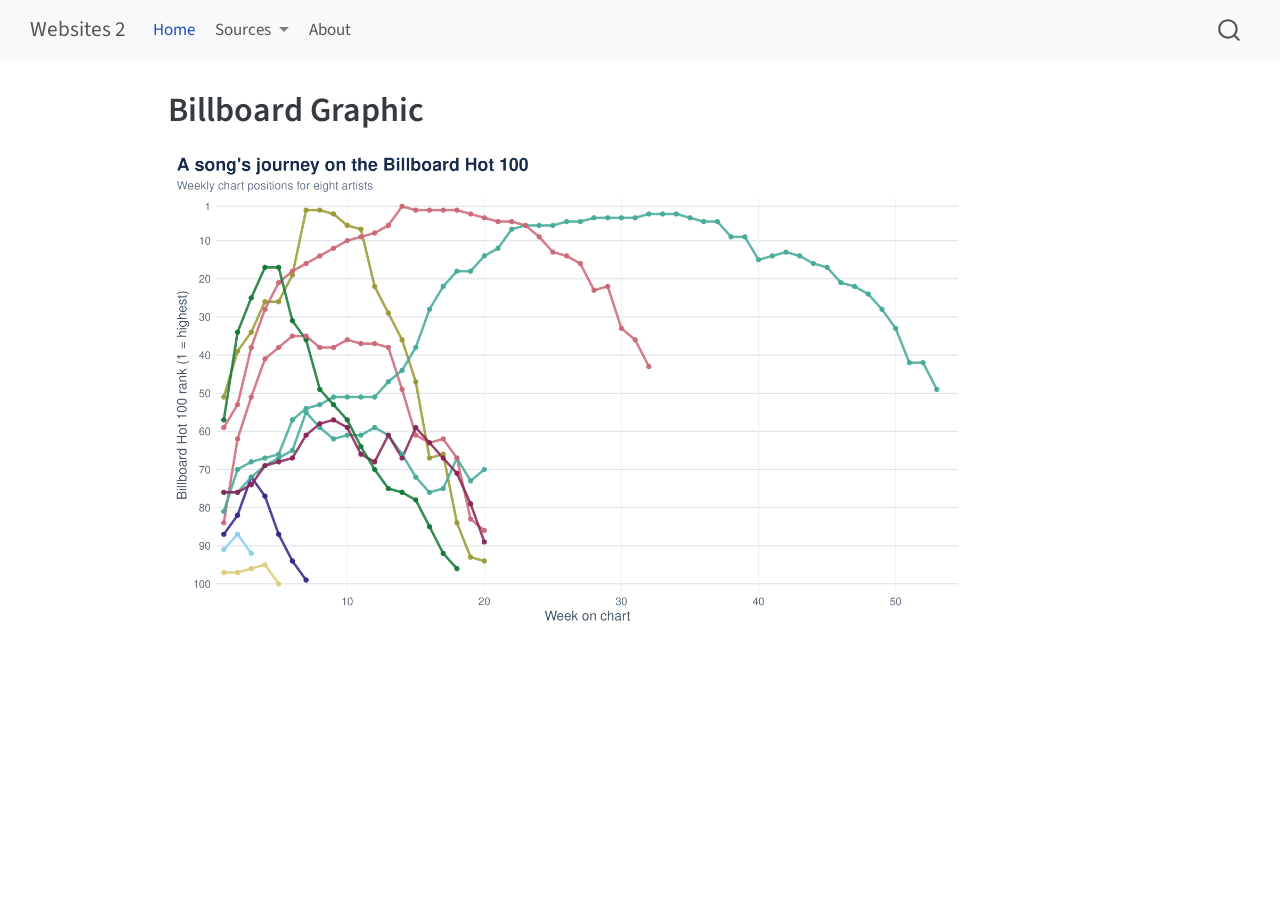
<file: index.html>
<!DOCTYPE html>
<html xmlns="http://www.w3.org/1999/xhtml" lang="en" xml:lang="en"><head>

<meta charset="utf-8">
<meta name="generator" content="quarto-1.10.19">

<meta name="viewport" content="width=device-width, initial-scale=1.0, user-scalable=yes">


<title>Billboard Graphic – Websites 2</title>
<style>
/* Default styles provided by pandoc.
** See https://pandoc.org/MANUAL.html#variables-for-html for config info.
*/
span.smallcaps{font-variant: small-caps;}
div.columns{display: flex; gap: 1.5em;}
div.column{flex: auto;}
@media screen {
div.columns{gap: min(4vw, 1.5em);}
div.column{overflow-x: auto;}
}
div.hanging-indent{margin-left: 1.5em; text-indent: -1.5em;}
ul.task-list{list-style: none;}
ul.task-list li input[type="checkbox"] {
  width: 0.8em;
  margin: 0 0.8em 0.2em -1em; /* quarto-specific, see https://github.com/quarto-dev/quarto-cli/issues/4556 */ 
  vertical-align: middle;
}
</style>


<script src="site_libs/quarto-nav/quarto-nav.js"></script>
<script src="site_libs/quarto-nav/headroom.min.js"></script>
<script src="site_libs/clipboard/clipboard.min.js"></script>
<script src="site_libs/quarto-search/autocomplete.umd.js"></script>
<script src="site_libs/quarto-search/fuse.min.js"></script>
<script src="site_libs/quarto-search/quarto-search.js"></script>
<meta name="quarto:offset" content="./">
<script src="site_libs/quarto-html/quarto.js" type="module"></script>
<script src="site_libs/quarto-html/tabsets/tabsets.js" type="module"></script>
<script src="site_libs/quarto-html/popper.min.js"></script>
<script src="site_libs/quarto-html/tippy.umd.min.js"></script>
<script src="site_libs/quarto-html/anchor.min.js"></script>
<link href="site_libs/quarto-html/tippy.css" rel="stylesheet">
<link href="site_libs/quarto-html/quarto-syntax-highlighting-bf27225e3a48a9273f3daa8f8e829971.css" rel="stylesheet" id="quarto-text-highlighting-styles">
<script src="site_libs/bootstrap/bootstrap.min.js"></script>
<link href="site_libs/bootstrap/bootstrap-icons.css" rel="stylesheet">
<link href="site_libs/bootstrap/bootstrap-22ddd0bc8811bb05b22c9f1af5ad3da3.min.css" rel="stylesheet" append-hash="true" id="quarto-bootstrap" data-mode="light">
<script id="quarto-search-options" type="application/json">{
  "location": "navbar",
  "copy-button": false,
  "collapse-after": 3,
  "panel-placement": "end",
  "type": "overlay",
  "limit": 50,
  "keyboard-shortcut": [
    "f",
    "/",
    "s"
  ],
  "show-item-context": false,
  "language": {
    "search-no-results-text": "No results",
    "search-matching-documents-text": "matching documents",
    "search-copy-link-title": "Copy link to search",
    "search-hide-matches-text": "Hide additional matches",
    "search-more-match-text": "more match in this document",
    "search-more-matches-text": "more matches in this document",
    "search-clear-button-title": "Clear",
    "search-text-placeholder": "",
    "search-detached-cancel-button-title": "Cancel",
    "search-submit-button-title": "Submit",
    "search-label": "Search"
  }
}</script>


<link rel="stylesheet" href="styles.css">
</head>

<body class="nav-fixed quarto-light">

<div id="quarto-search-results"></div>
  <header id="quarto-header" class="headroom fixed-top">
    <nav class="navbar navbar-expand-lg " data-bs-theme="dark">
      <div class="navbar-container container-fluid">
      <div class="navbar-brand-container mx-auto">
    <a class="navbar-brand" href="./index.html">
    <span class="navbar-title">Websites 2</span>
    </a>
  </div>
            <div id="quarto-search" class="" title="Search"></div>
          <button class="navbar-toggler" type="button" data-bs-toggle="collapse" data-bs-target="#navbarCollapse" aria-controls="navbarCollapse" role="menu" aria-expanded="false" aria-label="Toggle navigation" onclick="if (window.quartoToggleHeadroom) { window.quartoToggleHeadroom(); }">
  <span class="navbar-toggler-icon"></span>
</button>
          <div class="collapse navbar-collapse" id="navbarCollapse">
            <ul class="navbar-nav navbar-nav-scroll me-auto">
  <li class="nav-item">
    <a class="nav-link active" href="./index.html" aria-current="page"> 
<span class="menu-text">Home</span></a>
  </li>  
  <li class="nav-item dropdown ">
    <a class="nav-link dropdown-toggle" href="#" id="nav-menu-sources" role="link" data-bs-toggle="dropdown" aria-expanded="false">
 <span class="menu-text">Sources</span>
    </a>
    <ul class="dropdown-menu" aria-labelledby="nav-menu-sources">    
        <li>
    <a class="dropdown-item" href="./source-1.html">
 <span class="dropdown-text">Source 1</span></a>
  </li>  
        <li>
    <a class="dropdown-item" href="./source-2.html">
 <span class="dropdown-text">Source 2</span></a>
  </li>  
    </ul>
  </li>
  <li class="nav-item">
    <a class="nav-link" href="./about.html"> 
<span class="menu-text">About</span></a>
  </li>  
</ul>
          </div> <!-- /navcollapse -->
            <div class="quarto-navbar-tools">
</div>
      </div> <!-- /container-fluid -->
    </nav>
</header>
<!-- content -->
<div id="quarto-content" class="quarto-container page-columns page-rows-contents page-layout-article page-navbar">
<!-- sidebar -->
<!-- margin-sidebar -->
    <div id="quarto-margin-sidebar" class="sidebar margin-sidebar zindex-bottom">
        
    </div>
<!-- main -->
<main class="content" id="quarto-document-content">

<header id="title-block-header" class="quarto-title-block default">
<div class="quarto-title">
<h1 class="title">Billboard Graphic</h1>
</div>



<div class="quarto-title-meta">

    
  
    
  </div>
  


</header>


<div class="cell">
<div class="cell-output-display">
<div>
<figure class="figure">
<p><img src="billboard.png" class="img-fluid figure-img" width="1500"></p>
</figure>
</div>
</div>
</div>



</main> <!-- /main -->
<script id="quarto-html-after-body" type="application/javascript">
  window.document.addEventListener("DOMContentLoaded", function (event) {
    const icon = "";
    const anchorJS = new window.AnchorJS();
    anchorJS.options = {
      placement: 'right',
      icon: icon
    };
    anchorJS.add('.anchored');
    const isCodeAnnotation = (el) => {
      for (const clz of el.classList) {
        if (clz.startsWith('code-annotation-')) {                     
          return true;
        }
      }
      return false;
    }
    const onCopySuccess = function(e) {
      // button target
      const button = e.trigger;
      // don't keep focus
      button.blur();
      // flash "checked"
      button.classList.add('code-copy-button-checked');
      var currentTitle = button.getAttribute("title");
      button.setAttribute("title", "Copied!");
      let tooltip;
      if (window.bootstrap) {
        button.setAttribute("data-bs-toggle", "tooltip");
        button.setAttribute("data-bs-placement", "left");
        button.setAttribute("data-bs-title", "Copied!");
        tooltip = new bootstrap.Tooltip(button, 
          { trigger: "manual", 
            customClass: "code-copy-button-tooltip",
            offset: [0, -8]});
        tooltip.show();    
      }
      setTimeout(function() {
        if (tooltip) {
          tooltip.hide();
          button.removeAttribute("data-bs-title");
          button.removeAttribute("data-bs-toggle");
          button.removeAttribute("data-bs-placement");
        }
        button.setAttribute("title", currentTitle);
        button.classList.remove('code-copy-button-checked');
      }, 1000);
      // clear code selection
      e.clearSelection();
    }
    const getTextToCopy = function(trigger) {
      const outerScaffold = trigger.parentElement.cloneNode(true);
      const codeEl = outerScaffold.querySelector('code');
      for (const childEl of codeEl.children) {
        if (isCodeAnnotation(childEl)) {
          childEl.remove();
        }
      }
      return codeEl.innerText;
    }
    const clipboard = new window.ClipboardJS('.code-copy-button:not([data-in-quarto-modal])', {
      text: getTextToCopy
    });
    clipboard.on('success', onCopySuccess);
    if (window.document.getElementById('quarto-embedded-source-code-modal')) {
      const clipboardModal = new window.ClipboardJS('.code-copy-button[data-in-quarto-modal]', {
        text: getTextToCopy,
        container: window.document.getElementById('quarto-embedded-source-code-modal')
      });
      clipboardModal.on('success', onCopySuccess);
    }
      var localhostRegex = new RegExp(/^(?:http|https):\/\/localhost\:?[0-9]*\//);
      var mailtoRegex = new RegExp(/^mailto:/);
        var filterRegex = new RegExp("https:\/\/dustintharp07-cmd\.github\.io\/websites-2\/");
      var isInternal = (href) => {
          return filterRegex.test(href) || localhostRegex.test(href) || mailtoRegex.test(href);
      }
      // Inspect non-navigation links and adorn them if external
     var links = window.document.querySelectorAll('a[href]:not(.nav-link):not(.navbar-brand):not(.toc-action):not(.sidebar-link):not(.sidebar-item-toggle):not(.pagination-link):not(.no-external):not([aria-hidden]):not(.dropdown-item):not(.quarto-navigation-tool):not(.about-link)');
      for (var i=0; i<links.length; i++) {
        const link = links[i];
        if (!isInternal(link.href)) {
          // undo the damage that might have been done by quarto-nav.js in the case of
          // links that we want to consider external
          if (link.dataset.originalHref !== undefined) {
            link.href = link.dataset.originalHref;
          }
        }
      }
    function tippyHover(el, contentFn, onTriggerFn, onUntriggerFn) {
      const config = {
        allowHTML: true,
        maxWidth: 500,
        delay: 100,
        arrow: false,
        appendTo: function(el) {
            return el.parentElement;
        },
        interactive: true,
        interactiveBorder: 10,
        theme: 'quarto',
        placement: 'bottom-start',
      };
      if (contentFn) {
        config.content = contentFn;
      }
      if (onTriggerFn) {
        config.onTrigger = onTriggerFn;
      }
      if (onUntriggerFn) {
        config.onUntrigger = onUntriggerFn;
      }
      window.tippy(el, config); 
    }
    const noterefs = window.document.querySelectorAll('a[role="doc-noteref"]');
    for (var i=0; i<noterefs.length; i++) {
      const ref = noterefs[i];
      tippyHover(ref, function() {
        // use id or data attribute instead here
        let href = ref.getAttribute('data-footnote-href') || ref.getAttribute('href');
        try { href = new URL(href).hash; } catch {}
        const id = href.replace(/^#\/?/, "");
        const note = window.document.getElementById(id);
        if (note) {
          return note.innerHTML;
        } else {
          return "";
        }
      });
    }
    const xrefs = window.document.querySelectorAll('a.quarto-xref');
    const processXRef = (id, note) => {
      // Strip column container classes
      const stripColumnClz = (el) => {
        el.classList.remove("page-full", "page-columns");
        if (el.children) {
          for (const child of el.children) {
            stripColumnClz(child);
          }
        }
      }
      stripColumnClz(note)
      if (id === null || id.startsWith('sec-')) {
        // Special case sections, only their first couple elements
        const container = document.createElement("div");
        if (note.children && note.children.length > 2) {
          container.appendChild(note.children[0].cloneNode(true));
          for (let i = 1; i < note.children.length; i++) {
            const child = note.children[i];
            if (child.tagName === "P" && child.innerText === "") {
              continue;
            } else {
              container.appendChild(child.cloneNode(true));
              break;
            }
          }
          if (window.Quarto?.typesetMath) {
            window.Quarto.typesetMath(container);
          }
          return container.innerHTML
        } else {
          if (window.Quarto?.typesetMath) {
            window.Quarto.typesetMath(note);
          }
          return note.innerHTML;
        }
      } else {
        // Remove any anchor links if they are present
        const anchorLink = note.querySelector('a.anchorjs-link');
        if (anchorLink) {
          anchorLink.remove();
        }
        if (window.Quarto?.typesetMath) {
          window.Quarto.typesetMath(note);
        }
        if (note.classList.contains("callout")) {
          return note.outerHTML;
        } else {
          return note.innerHTML;
        }
      }
    }
    for (var i=0; i<xrefs.length; i++) {
      const xref = xrefs[i];
      tippyHover(xref, undefined, function(instance) {
        instance.disable();
        let url = xref.getAttribute('href');
        let hash = undefined; 
        if (url.startsWith('#')) {
          hash = url;
        } else {
          try { hash = new URL(url).hash; } catch {}
        }
        if (hash) {
          const id = hash.replace(/^#\/?/, "");
          const note = window.document.getElementById(id);
          if (note !== null) {
            try {
              const html = processXRef(id, note.cloneNode(true));
              instance.setContent(html);
            } finally {
              instance.enable();
              instance.show();
            }
          } else {
            // See if we can fetch this
            fetch(url.split('#')[0])
            .then(res => res.text())
            .then(html => {
              const parser = new DOMParser();
              const htmlDoc = parser.parseFromString(html, "text/html");
              const note = htmlDoc.getElementById(id);
              if (note !== null) {
                const html = processXRef(id, note);
                instance.setContent(html);
              } 
            }).finally(() => {
              instance.enable();
              instance.show();
            });
          }
        } else {
          // See if we can fetch a full url (with no hash to target)
          // This is a special case and we should probably do some content thinning / targeting
          fetch(url)
          .then(res => res.text())
          .then(html => {
            const parser = new DOMParser();
            const htmlDoc = parser.parseFromString(html, "text/html");
            const note = htmlDoc.querySelector('main.content');
            if (note !== null) {
              // This should only happen for chapter cross references
              // (since there is no id in the URL)
              // remove the first header
              if (note.children.length > 0 && note.children[0].tagName === "HEADER") {
                note.children[0].remove();
              }
              const html = processXRef(null, note);
              instance.setContent(html);
            } 
          }).finally(() => {
            instance.enable();
            instance.show();
          });
        }
      }, function(instance) {
      });
    }
        let selectedAnnoteEl;
        const selectorForAnnotation = ( cell, annotation) => {
          let cellAttr = 'data-code-cell="' + cell + '"';
          let lineAttr = 'data-code-annotation="' +  annotation + '"';
          const selector = 'span[' + cellAttr + '][' + lineAttr + ']';
          return selector;
        }
        const selectCodeLines = (annoteEl) => {
          const doc = window.document;
          const targetCell = annoteEl.getAttribute("data-target-cell");
          const targetAnnotation = annoteEl.getAttribute("data-target-annotation");
          const annoteSpan = window.document.querySelector(selectorForAnnotation(targetCell, targetAnnotation));
          const lines = annoteSpan.getAttribute("data-code-lines").split(",");
          const lineIds = lines.map((line) => {
            return targetCell + "-" + line;
          })
          let top = null;
          let height = null;
          let parent = null;
          if (lineIds.length > 0) {
              //compute the position of the single el (top and bottom and make a div)
              const el = window.document.getElementById(lineIds[0]);
              top = el.offsetTop;
              height = el.offsetHeight;
              parent = el.parentElement.parentElement;
            if (lineIds.length > 1) {
              const lastEl = window.document.getElementById(lineIds[lineIds.length - 1]);
              const bottom = lastEl.offsetTop + lastEl.offsetHeight;
              height = bottom - top;
            }
            if (top !== null && height !== null && parent !== null) {
              // cook up a div (if necessary) and position it 
              let div = window.document.getElementById("code-annotation-line-highlight");
              if (div === null) {
                div = window.document.createElement("div");
                div.setAttribute("id", "code-annotation-line-highlight");
                div.style.position = 'absolute';
                parent.appendChild(div);
              }
              div.style.top = top - 2 + "px";
              div.style.height = height + 4 + "px";
              div.style.left = 0;
              let gutterDiv = window.document.getElementById("code-annotation-line-highlight-gutter");
              if (gutterDiv === null) {
                gutterDiv = window.document.createElement("div");
                gutterDiv.setAttribute("id", "code-annotation-line-highlight-gutter");
                gutterDiv.style.position = 'absolute';
                const codeCell = window.document.getElementById(targetCell);
                const gutter = codeCell.querySelector('.code-annotation-gutter');
                gutter.appendChild(gutterDiv);
              }
              gutterDiv.style.top = top - 2 + "px";
              gutterDiv.style.height = height + 4 + "px";
            }
            selectedAnnoteEl = annoteEl;
          }
        };
        const unselectCodeLines = () => {
          const elementsIds = ["code-annotation-line-highlight", "code-annotation-line-highlight-gutter"];
          elementsIds.forEach((elId) => {
            const div = window.document.getElementById(elId);
            if (div) {
              div.remove();
            }
          });
          selectedAnnoteEl = undefined;
        };
          // Handle positioning of the toggle
      window.addEventListener(
        "resize",
        throttle(() => {
          elRect = undefined;
          if (selectedAnnoteEl) {
            selectCodeLines(selectedAnnoteEl);
          }
        }, 10)
      );
      function throttle(fn, ms) {
      let throttle = false;
      let timer;
        return (...args) => {
          if(!throttle) { // first call gets through
              fn.apply(this, args);
              throttle = true;
          } else { // all the others get throttled
              if(timer) clearTimeout(timer); // cancel #2
              timer = setTimeout(() => {
                fn.apply(this, args);
                timer = throttle = false;
              }, ms);
          }
        };
      }
        // Attach click handler to the DT
        const annoteDls = window.document.querySelectorAll('dt[data-target-cell]');
        for (const annoteDlNode of annoteDls) {
          annoteDlNode.addEventListener('click', (event) => {
            const clickedEl = event.target;
            if (clickedEl !== selectedAnnoteEl) {
              unselectCodeLines();
              const activeEl = window.document.querySelector('dt[data-target-cell].code-annotation-active');
              if (activeEl) {
                activeEl.classList.remove('code-annotation-active');
              }
              selectCodeLines(clickedEl);
              clickedEl.classList.add('code-annotation-active');
            } else {
              // Unselect the line
              unselectCodeLines();
              clickedEl.classList.remove('code-annotation-active');
            }
          });
        }
    const findCites = (el) => {
      const parentEl = el.parentElement;
      if (parentEl) {
        const cites = parentEl.dataset.cites;
        if (cites) {
          return {
            el,
            cites: cites.split(' ')
          };
        } else {
          return findCites(el.parentElement)
        }
      } else {
        return undefined;
      }
    };
    var bibliorefs = window.document.querySelectorAll('a[role="doc-biblioref"]');
    for (var i=0; i<bibliorefs.length; i++) {
      const ref = bibliorefs[i];
      const citeInfo = findCites(ref);
      if (citeInfo) {
        tippyHover(citeInfo.el, function() {
          var popup = window.document.createElement('div');
          citeInfo.cites.forEach(function(cite) {
            var citeDiv = window.document.createElement('div');
            citeDiv.classList.add('hanging-indent');
            citeDiv.classList.add('csl-entry');
            var biblioDiv = window.document.getElementById('ref-' + cite);
            if (biblioDiv) {
              citeDiv.innerHTML = biblioDiv.innerHTML;
            }
            popup.appendChild(citeDiv);
          });
          return popup.innerHTML;
        });
      }
    }
  });
  </script>
</div> <!-- /content -->




</body></html>
</file>
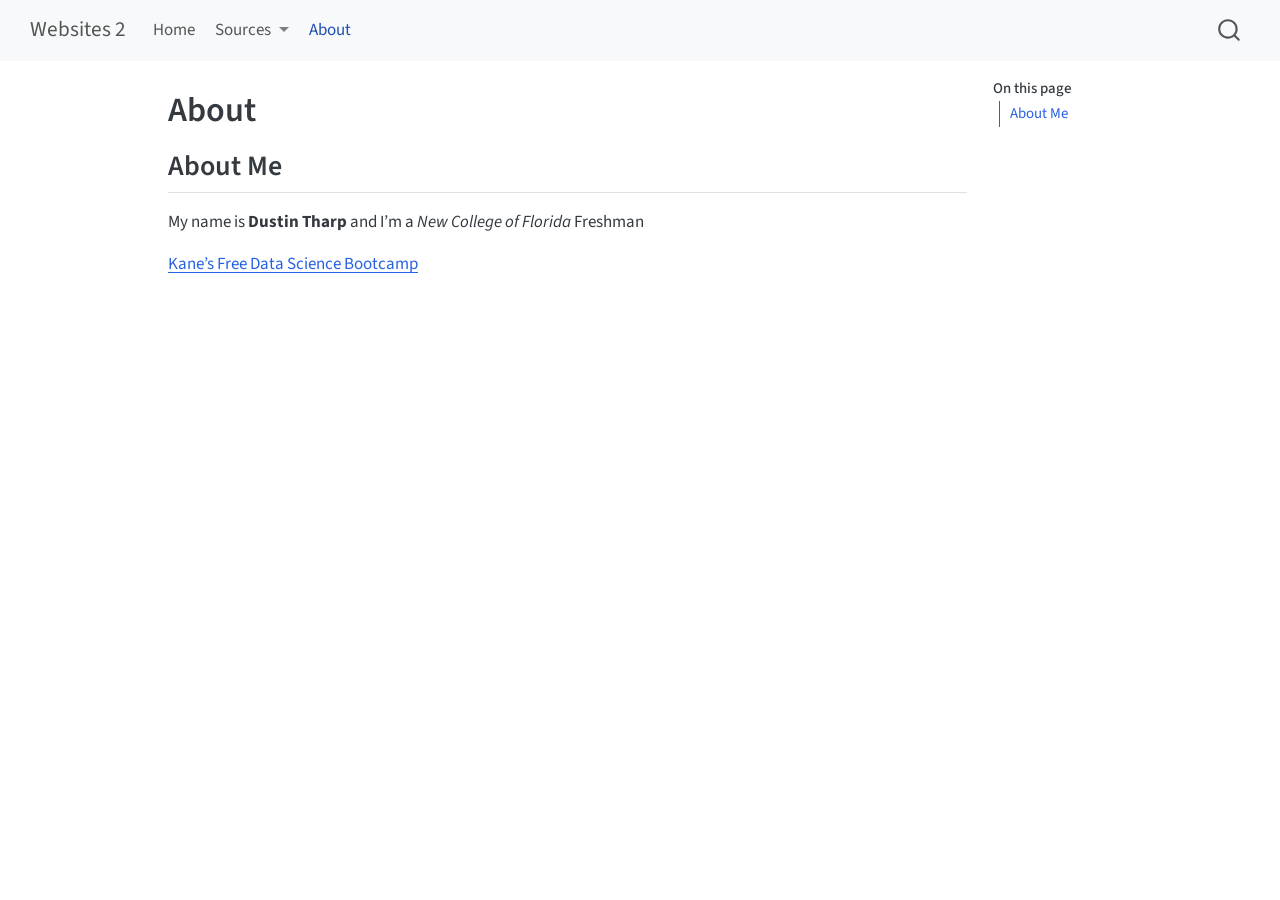
<file: about.html>
<!DOCTYPE html>
<html xmlns="http://www.w3.org/1999/xhtml" lang="en" xml:lang="en"><head>

<meta charset="utf-8">
<meta name="generator" content="quarto-1.10.19">

<meta name="viewport" content="width=device-width, initial-scale=1.0, user-scalable=yes">


<title>About – Websites 2</title>
<style>
/* Default styles provided by pandoc.
** See https://pandoc.org/MANUAL.html#variables-for-html for config info.
*/
span.smallcaps{font-variant: small-caps;}
div.columns{display: flex; gap: 1.5em;}
div.column{flex: auto;}
@media screen {
div.columns{gap: min(4vw, 1.5em);}
div.column{overflow-x: auto;}
}
div.hanging-indent{margin-left: 1.5em; text-indent: -1.5em;}
ul.task-list{list-style: none;}
ul.task-list li input[type="checkbox"] {
  width: 0.8em;
  margin: 0 0.8em 0.2em -1em; /* quarto-specific, see https://github.com/quarto-dev/quarto-cli/issues/4556 */ 
  vertical-align: middle;
}
</style>


<script src="site_libs/quarto-nav/quarto-nav.js"></script>
<script src="site_libs/quarto-nav/headroom.min.js"></script>
<script src="site_libs/clipboard/clipboard.min.js"></script>
<script src="site_libs/quarto-search/autocomplete.umd.js"></script>
<script src="site_libs/quarto-search/fuse.min.js"></script>
<script src="site_libs/quarto-search/quarto-search.js"></script>
<meta name="quarto:offset" content="./">
<script src="site_libs/quarto-html/quarto.js" type="module"></script>
<script src="site_libs/quarto-html/tabsets/tabsets.js" type="module"></script>
<script src="site_libs/quarto-html/popper.min.js"></script>
<script src="site_libs/quarto-html/tippy.umd.min.js"></script>
<script src="site_libs/quarto-html/anchor.min.js"></script>
<link href="site_libs/quarto-html/tippy.css" rel="stylesheet">
<link href="site_libs/quarto-html/quarto-syntax-highlighting-bf27225e3a48a9273f3daa8f8e829971.css" rel="stylesheet" id="quarto-text-highlighting-styles">
<script src="site_libs/bootstrap/bootstrap.min.js"></script>
<link href="site_libs/bootstrap/bootstrap-icons.css" rel="stylesheet">
<link href="site_libs/bootstrap/bootstrap-22ddd0bc8811bb05b22c9f1af5ad3da3.min.css" rel="stylesheet" append-hash="true" id="quarto-bootstrap" data-mode="light">
<script id="quarto-search-options" type="application/json">{
  "location": "navbar",
  "copy-button": false,
  "collapse-after": 3,
  "panel-placement": "end",
  "type": "overlay",
  "limit": 50,
  "keyboard-shortcut": [
    "f",
    "/",
    "s"
  ],
  "show-item-context": false,
  "language": {
    "search-no-results-text": "No results",
    "search-matching-documents-text": "matching documents",
    "search-copy-link-title": "Copy link to search",
    "search-hide-matches-text": "Hide additional matches",
    "search-more-match-text": "more match in this document",
    "search-more-matches-text": "more matches in this document",
    "search-clear-button-title": "Clear",
    "search-text-placeholder": "",
    "search-detached-cancel-button-title": "Cancel",
    "search-submit-button-title": "Submit",
    "search-label": "Search"
  }
}</script>


<link rel="stylesheet" href="styles.css">
</head>

<body class="nav-fixed quarto-light">

<div id="quarto-search-results"></div>
  <header id="quarto-header" class="headroom fixed-top">
    <nav class="navbar navbar-expand-lg " data-bs-theme="dark">
      <div class="navbar-container container-fluid">
      <div class="navbar-brand-container mx-auto">
    <a class="navbar-brand" href="./index.html">
    <span class="navbar-title">Websites 2</span>
    </a>
  </div>
            <div id="quarto-search" class="" title="Search"></div>
          <button class="navbar-toggler" type="button" data-bs-toggle="collapse" data-bs-target="#navbarCollapse" aria-controls="navbarCollapse" role="menu" aria-expanded="false" aria-label="Toggle navigation" onclick="if (window.quartoToggleHeadroom) { window.quartoToggleHeadroom(); }">
  <span class="navbar-toggler-icon"></span>
</button>
          <div class="collapse navbar-collapse" id="navbarCollapse">
            <ul class="navbar-nav navbar-nav-scroll me-auto">
  <li class="nav-item">
    <a class="nav-link" href="./index.html"> 
<span class="menu-text">Home</span></a>
  </li>  
  <li class="nav-item dropdown ">
    <a class="nav-link dropdown-toggle" href="#" id="nav-menu-sources" role="link" data-bs-toggle="dropdown" aria-expanded="false">
 <span class="menu-text">Sources</span>
    </a>
    <ul class="dropdown-menu" aria-labelledby="nav-menu-sources">    
        <li>
    <a class="dropdown-item" href="./source-1.html">
 <span class="dropdown-text">Source 1</span></a>
  </li>  
        <li>
    <a class="dropdown-item" href="./source-2.html">
 <span class="dropdown-text">Source 2</span></a>
  </li>  
    </ul>
  </li>
  <li class="nav-item">
    <a class="nav-link active" href="./about.html" aria-current="page"> 
<span class="menu-text">About</span></a>
  </li>  
</ul>
          </div> <!-- /navcollapse -->
            <div class="quarto-navbar-tools">
</div>
      </div> <!-- /container-fluid -->
    </nav>
</header>
<!-- content -->
<div id="quarto-content" class="quarto-container page-columns page-rows-contents page-layout-article page-navbar">
<!-- sidebar -->
<!-- margin-sidebar -->
    <div id="quarto-margin-sidebar" class="sidebar margin-sidebar">
        <nav id="TOC" role="doc-toc" class="toc-active">
    <h2 id="toc-title">On this page</h2>
   
  <ul>
  <li><a href="#about-me" id="toc-about-me" class="nav-link active" data-scroll-target="#about-me">About Me</a></li>
  </ul>
</nav>
    </div>
<!-- main -->
<main class="content" id="quarto-document-content">

<header id="title-block-header" class="quarto-title-block default">
<div class="quarto-title">
<h1 class="title">About</h1>
</div>



<div class="quarto-title-meta">

    
  
    
  </div>
  


</header>


<section id="about-me" class="level2">
<h2 class="anchored" data-anchor-id="about-me">About Me</h2>
<p>My name is <strong>Dustin Tharp</strong> and I’m a <em>New College of Florida</em> Freshman</p>
<p><a href="https://bootcamp.davidkane.info">Kane’s Free Data Science Bootcamp</a></p>


</section>

</main> <!-- /main -->
<script id="quarto-html-after-body" type="application/javascript">
  window.document.addEventListener("DOMContentLoaded", function (event) {
    const icon = "";
    const anchorJS = new window.AnchorJS();
    anchorJS.options = {
      placement: 'right',
      icon: icon
    };
    anchorJS.add('.anchored');
    const isCodeAnnotation = (el) => {
      for (const clz of el.classList) {
        if (clz.startsWith('code-annotation-')) {                     
          return true;
        }
      }
      return false;
    }
    const onCopySuccess = function(e) {
      // button target
      const button = e.trigger;
      // don't keep focus
      button.blur();
      // flash "checked"
      button.classList.add('code-copy-button-checked');
      var currentTitle = button.getAttribute("title");
      button.setAttribute("title", "Copied!");
      let tooltip;
      if (window.bootstrap) {
        button.setAttribute("data-bs-toggle", "tooltip");
        button.setAttribute("data-bs-placement", "left");
        button.setAttribute("data-bs-title", "Copied!");
        tooltip = new bootstrap.Tooltip(button, 
          { trigger: "manual", 
            customClass: "code-copy-button-tooltip",
            offset: [0, -8]});
        tooltip.show();    
      }
      setTimeout(function() {
        if (tooltip) {
          tooltip.hide();
          button.removeAttribute("data-bs-title");
          button.removeAttribute("data-bs-toggle");
          button.removeAttribute("data-bs-placement");
        }
        button.setAttribute("title", currentTitle);
        button.classList.remove('code-copy-button-checked');
      }, 1000);
      // clear code selection
      e.clearSelection();
    }
    const getTextToCopy = function(trigger) {
      const outerScaffold = trigger.parentElement.cloneNode(true);
      const codeEl = outerScaffold.querySelector('code');
      for (const childEl of codeEl.children) {
        if (isCodeAnnotation(childEl)) {
          childEl.remove();
        }
      }
      return codeEl.innerText;
    }
    const clipboard = new window.ClipboardJS('.code-copy-button:not([data-in-quarto-modal])', {
      text: getTextToCopy
    });
    clipboard.on('success', onCopySuccess);
    if (window.document.getElementById('quarto-embedded-source-code-modal')) {
      const clipboardModal = new window.ClipboardJS('.code-copy-button[data-in-quarto-modal]', {
        text: getTextToCopy,
        container: window.document.getElementById('quarto-embedded-source-code-modal')
      });
      clipboardModal.on('success', onCopySuccess);
    }
      var localhostRegex = new RegExp(/^(?:http|https):\/\/localhost\:?[0-9]*\//);
      var mailtoRegex = new RegExp(/^mailto:/);
        var filterRegex = new RegExp("https:\/\/dustintharp07-cmd\.github\.io\/websites-2\/");
      var isInternal = (href) => {
          return filterRegex.test(href) || localhostRegex.test(href) || mailtoRegex.test(href);
      }
      // Inspect non-navigation links and adorn them if external
     var links = window.document.querySelectorAll('a[href]:not(.nav-link):not(.navbar-brand):not(.toc-action):not(.sidebar-link):not(.sidebar-item-toggle):not(.pagination-link):not(.no-external):not([aria-hidden]):not(.dropdown-item):not(.quarto-navigation-tool):not(.about-link)');
      for (var i=0; i<links.length; i++) {
        const link = links[i];
        if (!isInternal(link.href)) {
          // undo the damage that might have been done by quarto-nav.js in the case of
          // links that we want to consider external
          if (link.dataset.originalHref !== undefined) {
            link.href = link.dataset.originalHref;
          }
        }
      }
    function tippyHover(el, contentFn, onTriggerFn, onUntriggerFn) {
      const config = {
        allowHTML: true,
        maxWidth: 500,
        delay: 100,
        arrow: false,
        appendTo: function(el) {
            return el.parentElement;
        },
        interactive: true,
        interactiveBorder: 10,
        theme: 'quarto',
        placement: 'bottom-start',
      };
      if (contentFn) {
        config.content = contentFn;
      }
      if (onTriggerFn) {
        config.onTrigger = onTriggerFn;
      }
      if (onUntriggerFn) {
        config.onUntrigger = onUntriggerFn;
      }
      window.tippy(el, config); 
    }
    const noterefs = window.document.querySelectorAll('a[role="doc-noteref"]');
    for (var i=0; i<noterefs.length; i++) {
      const ref = noterefs[i];
      tippyHover(ref, function() {
        // use id or data attribute instead here
        let href = ref.getAttribute('data-footnote-href') || ref.getAttribute('href');
        try { href = new URL(href).hash; } catch {}
        const id = href.replace(/^#\/?/, "");
        const note = window.document.getElementById(id);
        if (note) {
          return note.innerHTML;
        } else {
          return "";
        }
      });
    }
    const xrefs = window.document.querySelectorAll('a.quarto-xref');
    const processXRef = (id, note) => {
      // Strip column container classes
      const stripColumnClz = (el) => {
        el.classList.remove("page-full", "page-columns");
        if (el.children) {
          for (const child of el.children) {
            stripColumnClz(child);
          }
        }
      }
      stripColumnClz(note)
      if (id === null || id.startsWith('sec-')) {
        // Special case sections, only their first couple elements
        const container = document.createElement("div");
        if (note.children && note.children.length > 2) {
          container.appendChild(note.children[0].cloneNode(true));
          for (let i = 1; i < note.children.length; i++) {
            const child = note.children[i];
            if (child.tagName === "P" && child.innerText === "") {
              continue;
            } else {
              container.appendChild(child.cloneNode(true));
              break;
            }
          }
          if (window.Quarto?.typesetMath) {
            window.Quarto.typesetMath(container);
          }
          return container.innerHTML
        } else {
          if (window.Quarto?.typesetMath) {
            window.Quarto.typesetMath(note);
          }
          return note.innerHTML;
        }
      } else {
        // Remove any anchor links if they are present
        const anchorLink = note.querySelector('a.anchorjs-link');
        if (anchorLink) {
          anchorLink.remove();
        }
        if (window.Quarto?.typesetMath) {
          window.Quarto.typesetMath(note);
        }
        if (note.classList.contains("callout")) {
          return note.outerHTML;
        } else {
          return note.innerHTML;
        }
      }
    }
    for (var i=0; i<xrefs.length; i++) {
      const xref = xrefs[i];
      tippyHover(xref, undefined, function(instance) {
        instance.disable();
        let url = xref.getAttribute('href');
        let hash = undefined; 
        if (url.startsWith('#')) {
          hash = url;
        } else {
          try { hash = new URL(url).hash; } catch {}
        }
        if (hash) {
          const id = hash.replace(/^#\/?/, "");
          const note = window.document.getElementById(id);
          if (note !== null) {
            try {
              const html = processXRef(id, note.cloneNode(true));
              instance.setContent(html);
            } finally {
              instance.enable();
              instance.show();
            }
          } else {
            // See if we can fetch this
            fetch(url.split('#')[0])
            .then(res => res.text())
            .then(html => {
              const parser = new DOMParser();
              const htmlDoc = parser.parseFromString(html, "text/html");
              const note = htmlDoc.getElementById(id);
              if (note !== null) {
                const html = processXRef(id, note);
                instance.setContent(html);
              } 
            }).finally(() => {
              instance.enable();
              instance.show();
            });
          }
        } else {
          // See if we can fetch a full url (with no hash to target)
          // This is a special case and we should probably do some content thinning / targeting
          fetch(url)
          .then(res => res.text())
          .then(html => {
            const parser = new DOMParser();
            const htmlDoc = parser.parseFromString(html, "text/html");
            const note = htmlDoc.querySelector('main.content');
            if (note !== null) {
              // This should only happen for chapter cross references
              // (since there is no id in the URL)
              // remove the first header
              if (note.children.length > 0 && note.children[0].tagName === "HEADER") {
                note.children[0].remove();
              }
              const html = processXRef(null, note);
              instance.setContent(html);
            } 
          }).finally(() => {
            instance.enable();
            instance.show();
          });
        }
      }, function(instance) {
      });
    }
        let selectedAnnoteEl;
        const selectorForAnnotation = ( cell, annotation) => {
          let cellAttr = 'data-code-cell="' + cell + '"';
          let lineAttr = 'data-code-annotation="' +  annotation + '"';
          const selector = 'span[' + cellAttr + '][' + lineAttr + ']';
          return selector;
        }
        const selectCodeLines = (annoteEl) => {
          const doc = window.document;
          const targetCell = annoteEl.getAttribute("data-target-cell");
          const targetAnnotation = annoteEl.getAttribute("data-target-annotation");
          const annoteSpan = window.document.querySelector(selectorForAnnotation(targetCell, targetAnnotation));
          const lines = annoteSpan.getAttribute("data-code-lines").split(",");
          const lineIds = lines.map((line) => {
            return targetCell + "-" + line;
          })
          let top = null;
          let height = null;
          let parent = null;
          if (lineIds.length > 0) {
              //compute the position of the single el (top and bottom and make a div)
              const el = window.document.getElementById(lineIds[0]);
              top = el.offsetTop;
              height = el.offsetHeight;
              parent = el.parentElement.parentElement;
            if (lineIds.length > 1) {
              const lastEl = window.document.getElementById(lineIds[lineIds.length - 1]);
              const bottom = lastEl.offsetTop + lastEl.offsetHeight;
              height = bottom - top;
            }
            if (top !== null && height !== null && parent !== null) {
              // cook up a div (if necessary) and position it 
              let div = window.document.getElementById("code-annotation-line-highlight");
              if (div === null) {
                div = window.document.createElement("div");
                div.setAttribute("id", "code-annotation-line-highlight");
                div.style.position = 'absolute';
                parent.appendChild(div);
              }
              div.style.top = top - 2 + "px";
              div.style.height = height + 4 + "px";
              div.style.left = 0;
              let gutterDiv = window.document.getElementById("code-annotation-line-highlight-gutter");
              if (gutterDiv === null) {
                gutterDiv = window.document.createElement("div");
                gutterDiv.setAttribute("id", "code-annotation-line-highlight-gutter");
                gutterDiv.style.position = 'absolute';
                const codeCell = window.document.getElementById(targetCell);
                const gutter = codeCell.querySelector('.code-annotation-gutter');
                gutter.appendChild(gutterDiv);
              }
              gutterDiv.style.top = top - 2 + "px";
              gutterDiv.style.height = height + 4 + "px";
            }
            selectedAnnoteEl = annoteEl;
          }
        };
        const unselectCodeLines = () => {
          const elementsIds = ["code-annotation-line-highlight", "code-annotation-line-highlight-gutter"];
          elementsIds.forEach((elId) => {
            const div = window.document.getElementById(elId);
            if (div) {
              div.remove();
            }
          });
          selectedAnnoteEl = undefined;
        };
          // Handle positioning of the toggle
      window.addEventListener(
        "resize",
        throttle(() => {
          elRect = undefined;
          if (selectedAnnoteEl) {
            selectCodeLines(selectedAnnoteEl);
          }
        }, 10)
      );
      function throttle(fn, ms) {
      let throttle = false;
      let timer;
        return (...args) => {
          if(!throttle) { // first call gets through
              fn.apply(this, args);
              throttle = true;
          } else { // all the others get throttled
              if(timer) clearTimeout(timer); // cancel #2
              timer = setTimeout(() => {
                fn.apply(this, args);
                timer = throttle = false;
              }, ms);
          }
        };
      }
        // Attach click handler to the DT
        const annoteDls = window.document.querySelectorAll('dt[data-target-cell]');
        for (const annoteDlNode of annoteDls) {
          annoteDlNode.addEventListener('click', (event) => {
            const clickedEl = event.target;
            if (clickedEl !== selectedAnnoteEl) {
              unselectCodeLines();
              const activeEl = window.document.querySelector('dt[data-target-cell].code-annotation-active');
              if (activeEl) {
                activeEl.classList.remove('code-annotation-active');
              }
              selectCodeLines(clickedEl);
              clickedEl.classList.add('code-annotation-active');
            } else {
              // Unselect the line
              unselectCodeLines();
              clickedEl.classList.remove('code-annotation-active');
            }
          });
        }
    const findCites = (el) => {
      const parentEl = el.parentElement;
      if (parentEl) {
        const cites = parentEl.dataset.cites;
        if (cites) {
          return {
            el,
            cites: cites.split(' ')
          };
        } else {
          return findCites(el.parentElement)
        }
      } else {
        return undefined;
      }
    };
    var bibliorefs = window.document.querySelectorAll('a[role="doc-biblioref"]');
    for (var i=0; i<bibliorefs.length; i++) {
      const ref = bibliorefs[i];
      const citeInfo = findCites(ref);
      if (citeInfo) {
        tippyHover(citeInfo.el, function() {
          var popup = window.document.createElement('div');
          citeInfo.cites.forEach(function(cite) {
            var citeDiv = window.document.createElement('div');
            citeDiv.classList.add('hanging-indent');
            citeDiv.classList.add('csl-entry');
            var biblioDiv = window.document.getElementById('ref-' + cite);
            if (biblioDiv) {
              citeDiv.innerHTML = biblioDiv.innerHTML;
            }
            popup.appendChild(citeDiv);
          });
          return popup.innerHTML;
        });
      }
    }
  });
  </script>
</div> <!-- /content -->




</body></html>
</file>
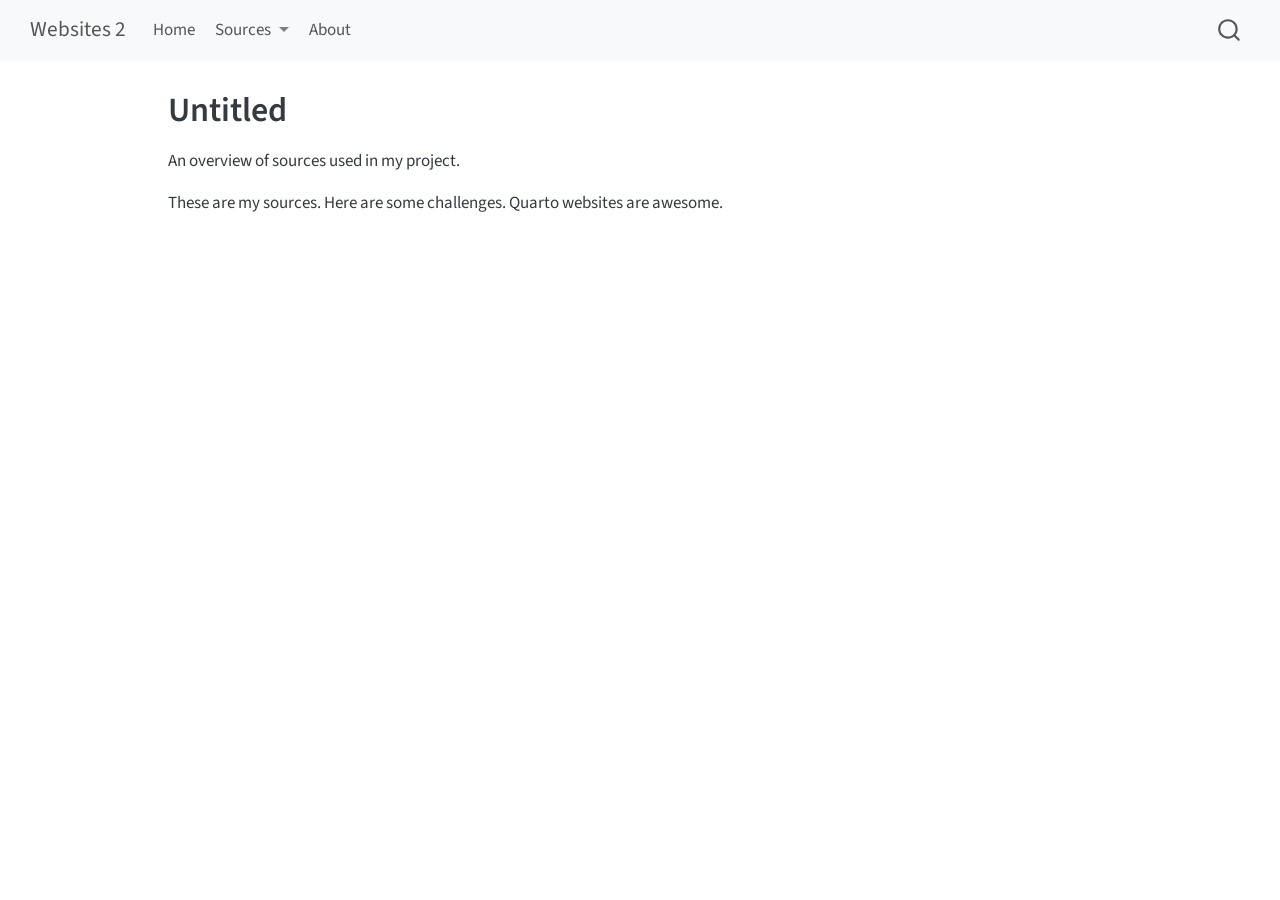
<file: sources.html>
<!DOCTYPE html>
<html xmlns="http://www.w3.org/1999/xhtml" lang="en" xml:lang="en"><head>

<meta charset="utf-8">
<meta name="generator" content="quarto-1.10.19">

<meta name="viewport" content="width=device-width, initial-scale=1.0, user-scalable=yes">


<title>Untitled – Websites 2</title>
<style>
/* Default styles provided by pandoc.
** See https://pandoc.org/MANUAL.html#variables-for-html for config info.
*/
span.smallcaps{font-variant: small-caps;}
div.columns{display: flex; gap: 1.5em;}
div.column{flex: auto;}
@media screen {
div.columns{gap: min(4vw, 1.5em);}
div.column{overflow-x: auto;}
}
div.hanging-indent{margin-left: 1.5em; text-indent: -1.5em;}
ul.task-list{list-style: none;}
ul.task-list li input[type="checkbox"] {
  width: 0.8em;
  margin: 0 0.8em 0.2em -1em; /* quarto-specific, see https://github.com/quarto-dev/quarto-cli/issues/4556 */ 
  vertical-align: middle;
}
</style>


<script src="site_libs/quarto-nav/quarto-nav.js"></script>
<script src="site_libs/quarto-nav/headroom.min.js"></script>
<script src="site_libs/clipboard/clipboard.min.js"></script>
<script src="site_libs/quarto-search/autocomplete.umd.js"></script>
<script src="site_libs/quarto-search/fuse.min.js"></script>
<script src="site_libs/quarto-search/quarto-search.js"></script>
<meta name="quarto:offset" content="./">
<script src="site_libs/quarto-html/quarto.js" type="module"></script>
<script src="site_libs/quarto-html/tabsets/tabsets.js" type="module"></script>
<script src="site_libs/quarto-html/popper.min.js"></script>
<script src="site_libs/quarto-html/tippy.umd.min.js"></script>
<script src="site_libs/quarto-html/anchor.min.js"></script>
<link href="site_libs/quarto-html/tippy.css" rel="stylesheet">
<link href="site_libs/quarto-html/quarto-syntax-highlighting-bf27225e3a48a9273f3daa8f8e829971.css" rel="stylesheet" id="quarto-text-highlighting-styles">
<script src="site_libs/bootstrap/bootstrap.min.js"></script>
<link href="site_libs/bootstrap/bootstrap-icons.css" rel="stylesheet">
<link href="site_libs/bootstrap/bootstrap-22ddd0bc8811bb05b22c9f1af5ad3da3.min.css" rel="stylesheet" append-hash="true" id="quarto-bootstrap" data-mode="light">
<script id="quarto-search-options" type="application/json">{
  "location": "navbar",
  "copy-button": false,
  "collapse-after": 3,
  "panel-placement": "end",
  "type": "overlay",
  "limit": 50,
  "keyboard-shortcut": [
    "f",
    "/",
    "s"
  ],
  "show-item-context": false,
  "language": {
    "search-no-results-text": "No results",
    "search-matching-documents-text": "matching documents",
    "search-copy-link-title": "Copy link to search",
    "search-hide-matches-text": "Hide additional matches",
    "search-more-match-text": "more match in this document",
    "search-more-matches-text": "more matches in this document",
    "search-clear-button-title": "Clear",
    "search-text-placeholder": "",
    "search-detached-cancel-button-title": "Cancel",
    "search-submit-button-title": "Submit",
    "search-label": "Search"
  }
}</script>


<link rel="stylesheet" href="styles.css">
</head>

<body class="nav-fixed quarto-light">

<div id="quarto-search-results"></div>
  <header id="quarto-header" class="headroom fixed-top">
    <nav class="navbar navbar-expand-lg " data-bs-theme="dark">
      <div class="navbar-container container-fluid">
      <div class="navbar-brand-container mx-auto">
    <a class="navbar-brand" href="./index.html">
    <span class="navbar-title">Websites 2</span>
    </a>
  </div>
            <div id="quarto-search" class="" title="Search"></div>
          <button class="navbar-toggler" type="button" data-bs-toggle="collapse" data-bs-target="#navbarCollapse" aria-controls="navbarCollapse" role="menu" aria-expanded="false" aria-label="Toggle navigation" onclick="if (window.quartoToggleHeadroom) { window.quartoToggleHeadroom(); }">
  <span class="navbar-toggler-icon"></span>
</button>
          <div class="collapse navbar-collapse" id="navbarCollapse">
            <ul class="navbar-nav navbar-nav-scroll me-auto">
  <li class="nav-item">
    <a class="nav-link" href="./index.html"> 
<span class="menu-text">Home</span></a>
  </li>  
  <li class="nav-item dropdown ">
    <a class="nav-link dropdown-toggle" href="#" id="nav-menu-sources" role="link" data-bs-toggle="dropdown" aria-expanded="false">
 <span class="menu-text">Sources</span>
    </a>
    <ul class="dropdown-menu" aria-labelledby="nav-menu-sources">    
        <li>
    <a class="dropdown-item" href="./source-1.html">
 <span class="dropdown-text">Source 1</span></a>
  </li>  
        <li>
    <a class="dropdown-item" href="./source-2.html">
 <span class="dropdown-text">Source 2</span></a>
  </li>  
    </ul>
  </li>
  <li class="nav-item">
    <a class="nav-link" href="./about.html"> 
<span class="menu-text">About</span></a>
  </li>  
</ul>
          </div> <!-- /navcollapse -->
            <div class="quarto-navbar-tools">
</div>
      </div> <!-- /container-fluid -->
    </nav>
</header>
<!-- content -->
<div id="quarto-content" class="quarto-container page-columns page-rows-contents page-layout-article page-navbar">
<!-- sidebar -->
<!-- margin-sidebar -->
    <div id="quarto-margin-sidebar" class="sidebar margin-sidebar zindex-bottom">
        
    </div>
<!-- main -->
<main class="content" id="quarto-document-content">

<header id="title-block-header" class="quarto-title-block default">
<div class="quarto-title">
<h1 class="title">Untitled</h1>
</div>



<div class="quarto-title-meta">

    
  
    
  </div>
  


</header>


<p>An overview of sources used in my project.</p>
<p>These are my sources. Here are some challenges. Quarto websites are awesome.</p>



</main> <!-- /main -->
<script id="quarto-html-after-body" type="application/javascript">
  window.document.addEventListener("DOMContentLoaded", function (event) {
    const icon = "";
    const anchorJS = new window.AnchorJS();
    anchorJS.options = {
      placement: 'right',
      icon: icon
    };
    anchorJS.add('.anchored');
    const isCodeAnnotation = (el) => {
      for (const clz of el.classList) {
        if (clz.startsWith('code-annotation-')) {                     
          return true;
        }
      }
      return false;
    }
    const onCopySuccess = function(e) {
      // button target
      const button = e.trigger;
      // don't keep focus
      button.blur();
      // flash "checked"
      button.classList.add('code-copy-button-checked');
      var currentTitle = button.getAttribute("title");
      button.setAttribute("title", "Copied!");
      let tooltip;
      if (window.bootstrap) {
        button.setAttribute("data-bs-toggle", "tooltip");
        button.setAttribute("data-bs-placement", "left");
        button.setAttribute("data-bs-title", "Copied!");
        tooltip = new bootstrap.Tooltip(button, 
          { trigger: "manual", 
            customClass: "code-copy-button-tooltip",
            offset: [0, -8]});
        tooltip.show();    
      }
      setTimeout(function() {
        if (tooltip) {
          tooltip.hide();
          button.removeAttribute("data-bs-title");
          button.removeAttribute("data-bs-toggle");
          button.removeAttribute("data-bs-placement");
        }
        button.setAttribute("title", currentTitle);
        button.classList.remove('code-copy-button-checked');
      }, 1000);
      // clear code selection
      e.clearSelection();
    }
    const getTextToCopy = function(trigger) {
      const outerScaffold = trigger.parentElement.cloneNode(true);
      const codeEl = outerScaffold.querySelector('code');
      for (const childEl of codeEl.children) {
        if (isCodeAnnotation(childEl)) {
          childEl.remove();
        }
      }
      return codeEl.innerText;
    }
    const clipboard = new window.ClipboardJS('.code-copy-button:not([data-in-quarto-modal])', {
      text: getTextToCopy
    });
    clipboard.on('success', onCopySuccess);
    if (window.document.getElementById('quarto-embedded-source-code-modal')) {
      const clipboardModal = new window.ClipboardJS('.code-copy-button[data-in-quarto-modal]', {
        text: getTextToCopy,
        container: window.document.getElementById('quarto-embedded-source-code-modal')
      });
      clipboardModal.on('success', onCopySuccess);
    }
      var localhostRegex = new RegExp(/^(?:http|https):\/\/localhost\:?[0-9]*\//);
      var mailtoRegex = new RegExp(/^mailto:/);
        var filterRegex = new RegExp("https:\/\/dustintharp07-cmd\.github\.io\/websites-2\/");
      var isInternal = (href) => {
          return filterRegex.test(href) || localhostRegex.test(href) || mailtoRegex.test(href);
      }
      // Inspect non-navigation links and adorn them if external
     var links = window.document.querySelectorAll('a[href]:not(.nav-link):not(.navbar-brand):not(.toc-action):not(.sidebar-link):not(.sidebar-item-toggle):not(.pagination-link):not(.no-external):not([aria-hidden]):not(.dropdown-item):not(.quarto-navigation-tool):not(.about-link)');
      for (var i=0; i<links.length; i++) {
        const link = links[i];
        if (!isInternal(link.href)) {
          // undo the damage that might have been done by quarto-nav.js in the case of
          // links that we want to consider external
          if (link.dataset.originalHref !== undefined) {
            link.href = link.dataset.originalHref;
          }
        }
      }
    function tippyHover(el, contentFn, onTriggerFn, onUntriggerFn) {
      const config = {
        allowHTML: true,
        maxWidth: 500,
        delay: 100,
        arrow: false,
        appendTo: function(el) {
            return el.parentElement;
        },
        interactive: true,
        interactiveBorder: 10,
        theme: 'quarto',
        placement: 'bottom-start',
      };
      if (contentFn) {
        config.content = contentFn;
      }
      if (onTriggerFn) {
        config.onTrigger = onTriggerFn;
      }
      if (onUntriggerFn) {
        config.onUntrigger = onUntriggerFn;
      }
      window.tippy(el, config); 
    }
    const noterefs = window.document.querySelectorAll('a[role="doc-noteref"]');
    for (var i=0; i<noterefs.length; i++) {
      const ref = noterefs[i];
      tippyHover(ref, function() {
        // use id or data attribute instead here
        let href = ref.getAttribute('data-footnote-href') || ref.getAttribute('href');
        try { href = new URL(href).hash; } catch {}
        const id = href.replace(/^#\/?/, "");
        const note = window.document.getElementById(id);
        if (note) {
          return note.innerHTML;
        } else {
          return "";
        }
      });
    }
    const xrefs = window.document.querySelectorAll('a.quarto-xref');
    const processXRef = (id, note) => {
      // Strip column container classes
      const stripColumnClz = (el) => {
        el.classList.remove("page-full", "page-columns");
        if (el.children) {
          for (const child of el.children) {
            stripColumnClz(child);
          }
        }
      }
      stripColumnClz(note)
      if (id === null || id.startsWith('sec-')) {
        // Special case sections, only their first couple elements
        const container = document.createElement("div");
        if (note.children && note.children.length > 2) {
          container.appendChild(note.children[0].cloneNode(true));
          for (let i = 1; i < note.children.length; i++) {
            const child = note.children[i];
            if (child.tagName === "P" && child.innerText === "") {
              continue;
            } else {
              container.appendChild(child.cloneNode(true));
              break;
            }
          }
          if (window.Quarto?.typesetMath) {
            window.Quarto.typesetMath(container);
          }
          return container.innerHTML
        } else {
          if (window.Quarto?.typesetMath) {
            window.Quarto.typesetMath(note);
          }
          return note.innerHTML;
        }
      } else {
        // Remove any anchor links if they are present
        const anchorLink = note.querySelector('a.anchorjs-link');
        if (anchorLink) {
          anchorLink.remove();
        }
        if (window.Quarto?.typesetMath) {
          window.Quarto.typesetMath(note);
        }
        if (note.classList.contains("callout")) {
          return note.outerHTML;
        } else {
          return note.innerHTML;
        }
      }
    }
    for (var i=0; i<xrefs.length; i++) {
      const xref = xrefs[i];
      tippyHover(xref, undefined, function(instance) {
        instance.disable();
        let url = xref.getAttribute('href');
        let hash = undefined; 
        if (url.startsWith('#')) {
          hash = url;
        } else {
          try { hash = new URL(url).hash; } catch {}
        }
        if (hash) {
          const id = hash.replace(/^#\/?/, "");
          const note = window.document.getElementById(id);
          if (note !== null) {
            try {
              const html = processXRef(id, note.cloneNode(true));
              instance.setContent(html);
            } finally {
              instance.enable();
              instance.show();
            }
          } else {
            // See if we can fetch this
            fetch(url.split('#')[0])
            .then(res => res.text())
            .then(html => {
              const parser = new DOMParser();
              const htmlDoc = parser.parseFromString(html, "text/html");
              const note = htmlDoc.getElementById(id);
              if (note !== null) {
                const html = processXRef(id, note);
                instance.setContent(html);
              } 
            }).finally(() => {
              instance.enable();
              instance.show();
            });
          }
        } else {
          // See if we can fetch a full url (with no hash to target)
          // This is a special case and we should probably do some content thinning / targeting
          fetch(url)
          .then(res => res.text())
          .then(html => {
            const parser = new DOMParser();
            const htmlDoc = parser.parseFromString(html, "text/html");
            const note = htmlDoc.querySelector('main.content');
            if (note !== null) {
              // This should only happen for chapter cross references
              // (since there is no id in the URL)
              // remove the first header
              if (note.children.length > 0 && note.children[0].tagName === "HEADER") {
                note.children[0].remove();
              }
              const html = processXRef(null, note);
              instance.setContent(html);
            } 
          }).finally(() => {
            instance.enable();
            instance.show();
          });
        }
      }, function(instance) {
      });
    }
        let selectedAnnoteEl;
        const selectorForAnnotation = ( cell, annotation) => {
          let cellAttr = 'data-code-cell="' + cell + '"';
          let lineAttr = 'data-code-annotation="' +  annotation + '"';
          const selector = 'span[' + cellAttr + '][' + lineAttr + ']';
          return selector;
        }
        const selectCodeLines = (annoteEl) => {
          const doc = window.document;
          const targetCell = annoteEl.getAttribute("data-target-cell");
          const targetAnnotation = annoteEl.getAttribute("data-target-annotation");
          const annoteSpan = window.document.querySelector(selectorForAnnotation(targetCell, targetAnnotation));
          const lines = annoteSpan.getAttribute("data-code-lines").split(",");
          const lineIds = lines.map((line) => {
            return targetCell + "-" + line;
          })
          let top = null;
          let height = null;
          let parent = null;
          if (lineIds.length > 0) {
              //compute the position of the single el (top and bottom and make a div)
              const el = window.document.getElementById(lineIds[0]);
              top = el.offsetTop;
              height = el.offsetHeight;
              parent = el.parentElement.parentElement;
            if (lineIds.length > 1) {
              const lastEl = window.document.getElementById(lineIds[lineIds.length - 1]);
              const bottom = lastEl.offsetTop + lastEl.offsetHeight;
              height = bottom - top;
            }
            if (top !== null && height !== null && parent !== null) {
              // cook up a div (if necessary) and position it 
              let div = window.document.getElementById("code-annotation-line-highlight");
              if (div === null) {
                div = window.document.createElement("div");
                div.setAttribute("id", "code-annotation-line-highlight");
                div.style.position = 'absolute';
                parent.appendChild(div);
              }
              div.style.top = top - 2 + "px";
              div.style.height = height + 4 + "px";
              div.style.left = 0;
              let gutterDiv = window.document.getElementById("code-annotation-line-highlight-gutter");
              if (gutterDiv === null) {
                gutterDiv = window.document.createElement("div");
                gutterDiv.setAttribute("id", "code-annotation-line-highlight-gutter");
                gutterDiv.style.position = 'absolute';
                const codeCell = window.document.getElementById(targetCell);
                const gutter = codeCell.querySelector('.code-annotation-gutter');
                gutter.appendChild(gutterDiv);
              }
              gutterDiv.style.top = top - 2 + "px";
              gutterDiv.style.height = height + 4 + "px";
            }
            selectedAnnoteEl = annoteEl;
          }
        };
        const unselectCodeLines = () => {
          const elementsIds = ["code-annotation-line-highlight", "code-annotation-line-highlight-gutter"];
          elementsIds.forEach((elId) => {
            const div = window.document.getElementById(elId);
            if (div) {
              div.remove();
            }
          });
          selectedAnnoteEl = undefined;
        };
          // Handle positioning of the toggle
      window.addEventListener(
        "resize",
        throttle(() => {
          elRect = undefined;
          if (selectedAnnoteEl) {
            selectCodeLines(selectedAnnoteEl);
          }
        }, 10)
      );
      function throttle(fn, ms) {
      let throttle = false;
      let timer;
        return (...args) => {
          if(!throttle) { // first call gets through
              fn.apply(this, args);
              throttle = true;
          } else { // all the others get throttled
              if(timer) clearTimeout(timer); // cancel #2
              timer = setTimeout(() => {
                fn.apply(this, args);
                timer = throttle = false;
              }, ms);
          }
        };
      }
        // Attach click handler to the DT
        const annoteDls = window.document.querySelectorAll('dt[data-target-cell]');
        for (const annoteDlNode of annoteDls) {
          annoteDlNode.addEventListener('click', (event) => {
            const clickedEl = event.target;
            if (clickedEl !== selectedAnnoteEl) {
              unselectCodeLines();
              const activeEl = window.document.querySelector('dt[data-target-cell].code-annotation-active');
              if (activeEl) {
                activeEl.classList.remove('code-annotation-active');
              }
              selectCodeLines(clickedEl);
              clickedEl.classList.add('code-annotation-active');
            } else {
              // Unselect the line
              unselectCodeLines();
              clickedEl.classList.remove('code-annotation-active');
            }
          });
        }
    const findCites = (el) => {
      const parentEl = el.parentElement;
      if (parentEl) {
        const cites = parentEl.dataset.cites;
        if (cites) {
          return {
            el,
            cites: cites.split(' ')
          };
        } else {
          return findCites(el.parentElement)
        }
      } else {
        return undefined;
      }
    };
    var bibliorefs = window.document.querySelectorAll('a[role="doc-biblioref"]');
    for (var i=0; i<bibliorefs.length; i++) {
      const ref = bibliorefs[i];
      const citeInfo = findCites(ref);
      if (citeInfo) {
        tippyHover(citeInfo.el, function() {
          var popup = window.document.createElement('div');
          citeInfo.cites.forEach(function(cite) {
            var citeDiv = window.document.createElement('div');
            citeDiv.classList.add('hanging-indent');
            citeDiv.classList.add('csl-entry');
            var biblioDiv = window.document.getElementById('ref-' + cite);
            if (biblioDiv) {
              citeDiv.innerHTML = biblioDiv.innerHTML;
            }
            popup.appendChild(citeDiv);
          });
          return popup.innerHTML;
        });
      }
    }
  });
  </script>
</div> <!-- /content -->




</body></html>
</file>
<file: site_libs/quarto-html/tippy.css>
.tippy-box[data-animation=fade][data-state=hidden]{opacity:0}[data-tippy-root]{max-width:calc(100vw - 10px)}.tippy-box{position:relative;background-color:#333;color:#fff;border-radius:4px;font-size:14px;line-height:1.4;white-space:normal;outline:0;transition-property:transform,visibility,opacity}.tippy-box[data-placement^=top]>.tippy-arrow{bottom:0}.tippy-box[data-placement^=top]>.tippy-arrow:before{bottom:-7px;left:0;border-width:8px 8px 0;border-top-color:initial;transform-origin:center top}.tippy-box[data-placement^=bottom]>.tippy-arrow{top:0}.tippy-box[data-placement^=bottom]>.tippy-arrow:before{top:-7px;left:0;border-width:0 8px 8px;border-bottom-color:initial;transform-origin:center bottom}.tippy-box[data-placement^=left]>.tippy-arrow{right:0}.tippy-box[data-placement^=left]>.tippy-arrow:before{border-width:8px 0 8px 8px;border-left-color:initial;right:-7px;transform-origin:center left}.tippy-box[data-placement^=right]>.tippy-arrow{left:0}.tippy-box[data-placement^=right]>.tippy-arrow:before{left:-7px;border-width:8px 8px 8px 0;border-right-color:initial;transform-origin:center right}.tippy-box[data-inertia][data-state=visible]{transition-timing-function:cubic-bezier(.54,1.5,.38,1.11)}.tippy-arrow{width:16px;height:16px;color:#333}.tippy-arrow:before{content:"";position:absolute;border-color:transparent;border-style:solid}.tippy-content{position:relative;padding:5px 9px;z-index:1}
</file>
<file: site_libs/quarto-html/quarto-syntax-highlighting-bf27225e3a48a9273f3daa8f8e829971.css>
/* quarto syntax highlight colors */
:root {
  --quarto-hl-ot-color: #003B4F;
  --quarto-hl-at-color: #657422;
  --quarto-hl-ss-color: #20794D;
  --quarto-hl-an-color: #5E5E5E;
  --quarto-hl-fu-color: #4758AB;
  --quarto-hl-st-color: #20794D;
  --quarto-hl-cf-color: #003B4F;
  --quarto-hl-op-color: #5E5E5E;
  --quarto-hl-er-color: #AD0000;
  --quarto-hl-bn-color: #AD0000;
  --quarto-hl-al-color: #AD0000;
  --quarto-hl-va-color: #111111;
  --quarto-hl-bu-color: inherit;
  --quarto-hl-ex-color: inherit;
  --quarto-hl-pp-color: #AD0000;
  --quarto-hl-in-color: #5E5E5E;
  --quarto-hl-vs-color: #20794D;
  --quarto-hl-wa-color: #5E5E5E;
  --quarto-hl-do-color: #5E5E5E;
  --quarto-hl-im-color: #00769E;
  --quarto-hl-ch-color: #20794D;
  --quarto-hl-dt-color: #AD0000;
  --quarto-hl-fl-color: #AD0000;
  --quarto-hl-co-color: #5E5E5E;
  --quarto-hl-cv-color: #5E5E5E;
  --quarto-hl-cn-color: #8f5902;
  --quarto-hl-sc-color: #5E5E5E;
  --quarto-hl-dv-color: #AD0000;
  --quarto-hl-kw-color: #003B4F;
}

/* other quarto variables */
:root {
  --quarto-font-monospace: SFMono-Regular, Menlo, Monaco, Consolas, "Liberation Mono", "Courier New", monospace;
}

/* syntax highlight based on Pandoc's rules */
pre > code.sourceCode > span {
  color: #003B4F;
}

code.sourceCode > span {
  color: #003B4F;
}

div.sourceCode,
div.sourceCode pre.sourceCode {
  color: #003B4F;
}

/* Normal */
code span {
  color: #003B4F;
}

/* Alert */
code span.al {
  color: #AD0000;
  font-style: inherit;
}

/* Annotation */
code span.an {
  color: #5E5E5E;
  font-style: inherit;
}

/* Attribute */
code span.at {
  color: #657422;
  font-style: inherit;
}

/* BaseN */
code span.bn {
  color: #AD0000;
  font-style: inherit;
}

/* BuiltIn */
code span.bu {
  font-style: inherit;
}

/* ControlFlow */
code span.cf {
  color: #003B4F;
  font-weight: bold;
  font-style: inherit;
}

/* Char */
code span.ch {
  color: #20794D;
  font-style: inherit;
}

/* Constant */
code span.cn {
  color: #8f5902;
  font-style: inherit;
}

/* Comment */
code span.co {
  color: #5E5E5E;
  font-style: inherit;
}

/* CommentVar */
code span.cv {
  color: #5E5E5E;
  font-style: italic;
}

/* Documentation */
code span.do {
  color: #5E5E5E;
  font-style: italic;
}

/* DataType */
code span.dt {
  color: #AD0000;
  font-style: inherit;
}

/* DecVal */
code span.dv {
  color: #AD0000;
  font-style: inherit;
}

/* Error */
code span.er {
  color: #AD0000;
  font-style: inherit;
}

/* Extension */
code span.ex {
  font-style: inherit;
}

/* Float */
code span.fl {
  color: #AD0000;
  font-style: inherit;
}

/* Function */
code span.fu {
  color: #4758AB;
  font-style: inherit;
}

/* Import */
code span.im {
  color: #00769E;
  font-style: inherit;
}

/* Information */
code span.in {
  color: #5E5E5E;
  font-style: inherit;
}

/* Keyword */
code span.kw {
  color: #003B4F;
  font-weight: bold;
  font-style: inherit;
}

/* Operator */
code span.op {
  color: #5E5E5E;
  font-style: inherit;
}

/* Other */
code span.ot {
  color: #003B4F;
  font-style: inherit;
}

/* Preprocessor */
code span.pp {
  color: #AD0000;
  font-style: inherit;
}

/* SpecialChar */
code span.sc {
  color: #5E5E5E;
  font-style: inherit;
}

/* SpecialString */
code span.ss {
  color: #20794D;
  font-style: inherit;
}

/* String */
code span.st {
  color: #20794D;
  font-style: inherit;
}

/* Variable */
code span.va {
  color: #111111;
  font-style: inherit;
}

/* VerbatimString */
code span.vs {
  color: #20794D;
  font-style: inherit;
}

/* Warning */
code span.wa {
  color: #5E5E5E;
  font-style: italic;
}

.prevent-inlining {
  content: "</";
}

/*# sourceMappingURL=8be38f48d34c45af72792cbd699585e7.css.map */
</file>
<file: styles.css>
/* css styles */
.billboard-page {
  max-width: 1080px;
  margin: 0 auto 1.5rem;
  padding: 0 clamp(0rem, 2vw, 1rem);
  font-family: system-ui, -apple-system, BlinkMacSystemFont, "Segoe UI", sans-serif;
}

.billboard-page .html-widget {
  width: 100% !important;
  height: clamp(340px, 52vw, 520px) !important;
  margin: 0 auto;
}

.billboard-legend {
  display: grid;
  grid-template-columns: repeat(2, minmax(0, 1fr));
  gap: 0.55rem 1.5rem;
  max-width: 620px;
  margin: 0.5rem auto 0;
  padding: 0.9rem 1rem;
  border-top: 1px solid #e5eaf0;
  color: #425466;
  font-size: 0.9rem;
}

.billboard-legend-item {
  display: flex;
  align-items: center;
  gap: 0.65rem;
  min-width: 0;
}

.billboard-legend-swatch {
  flex: 0 0 1.35rem;
  height: 3px;
  border-radius: 2px;
}

@media (max-width: 600px) {
  .billboard-page .html-widget {
    height: 390px !important;
  }

  .billboard-legend {
    grid-template-columns: 1fr;
    max-width: 340px;
    padding-inline: 0.25rem;
  }
}
</file>
